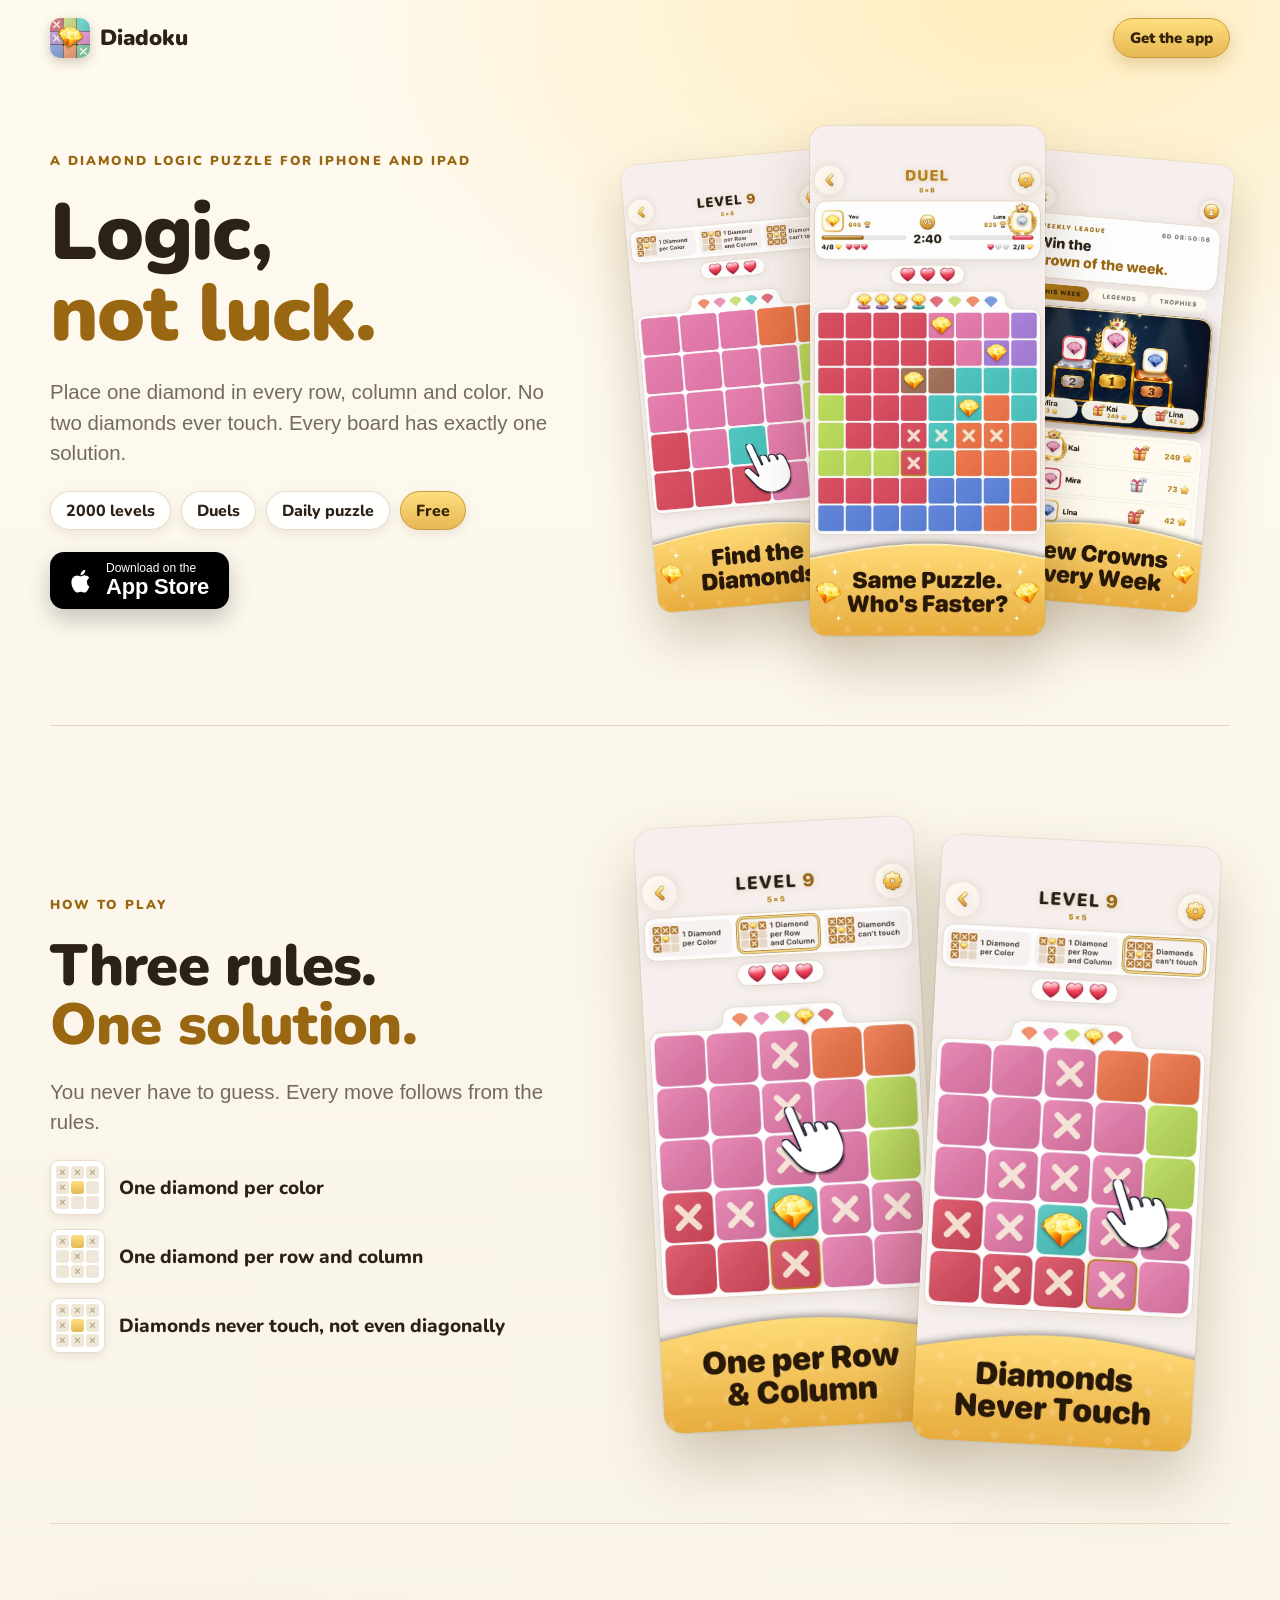
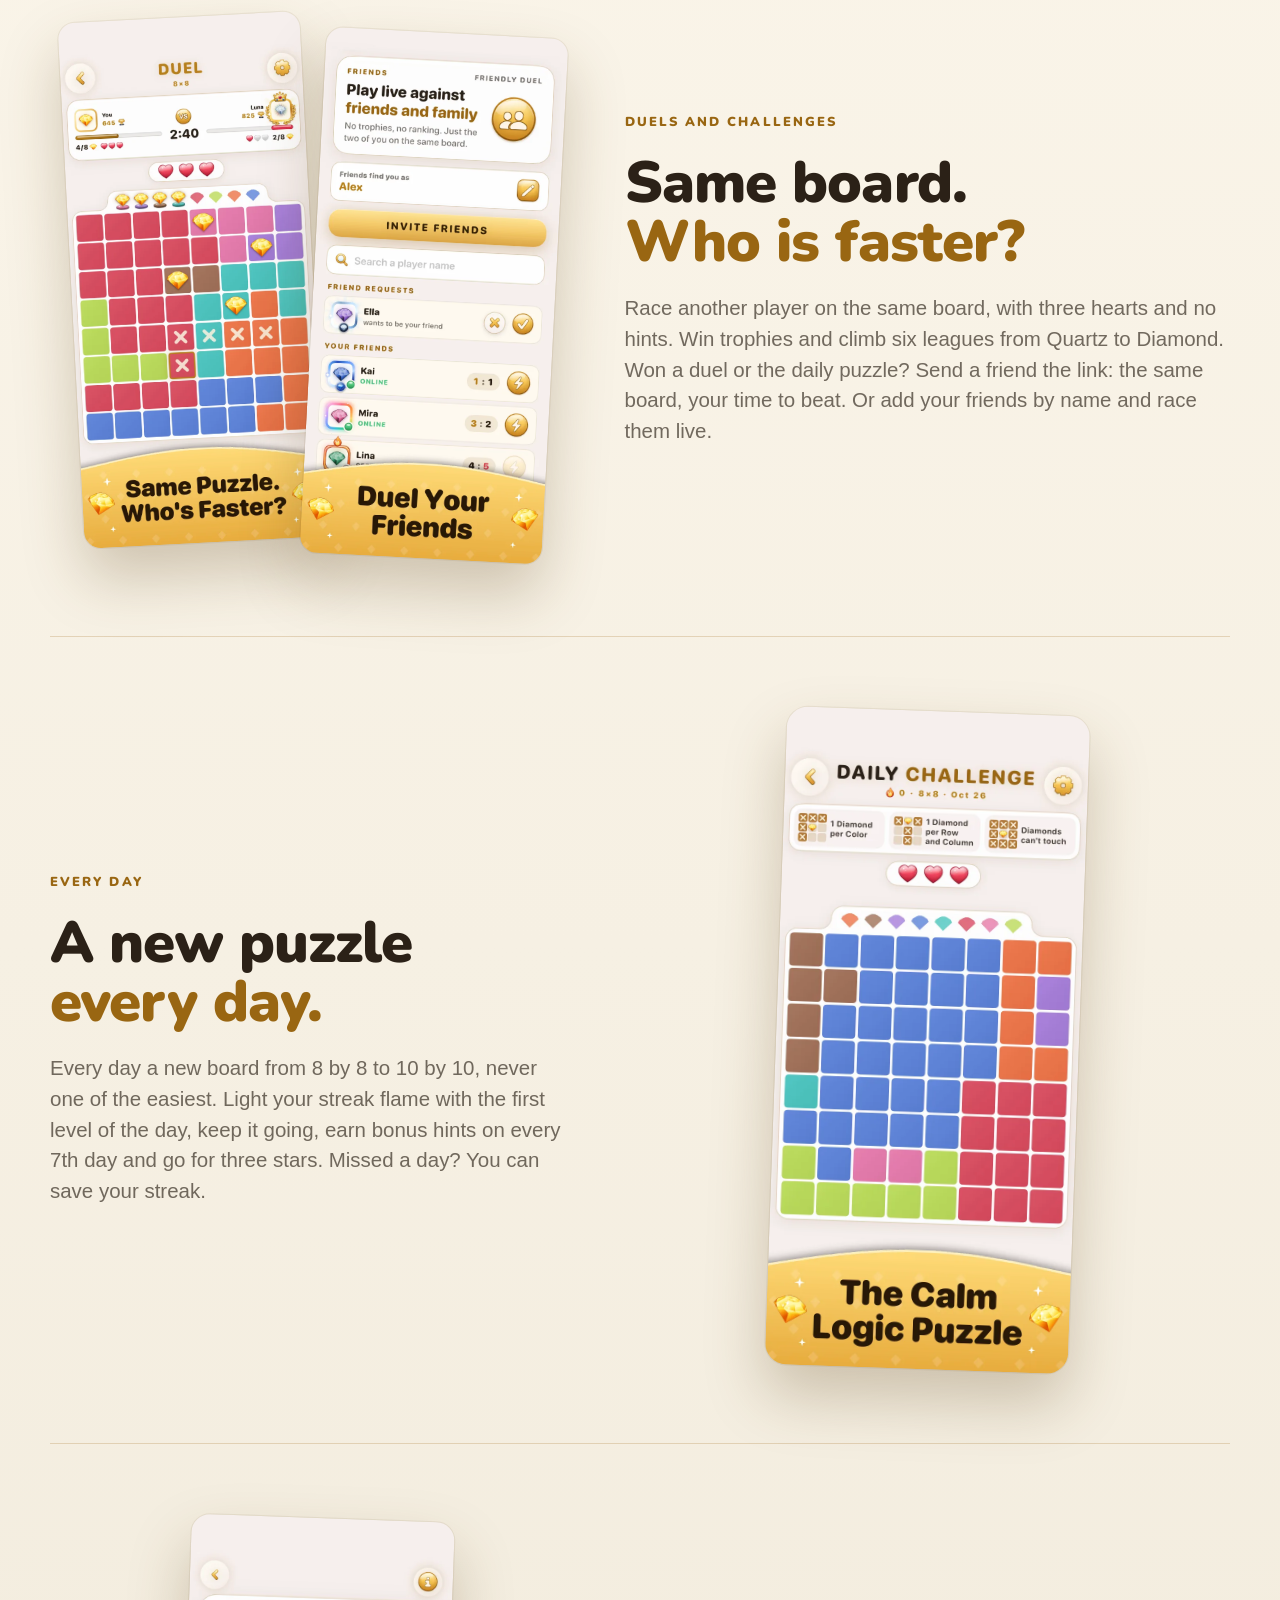
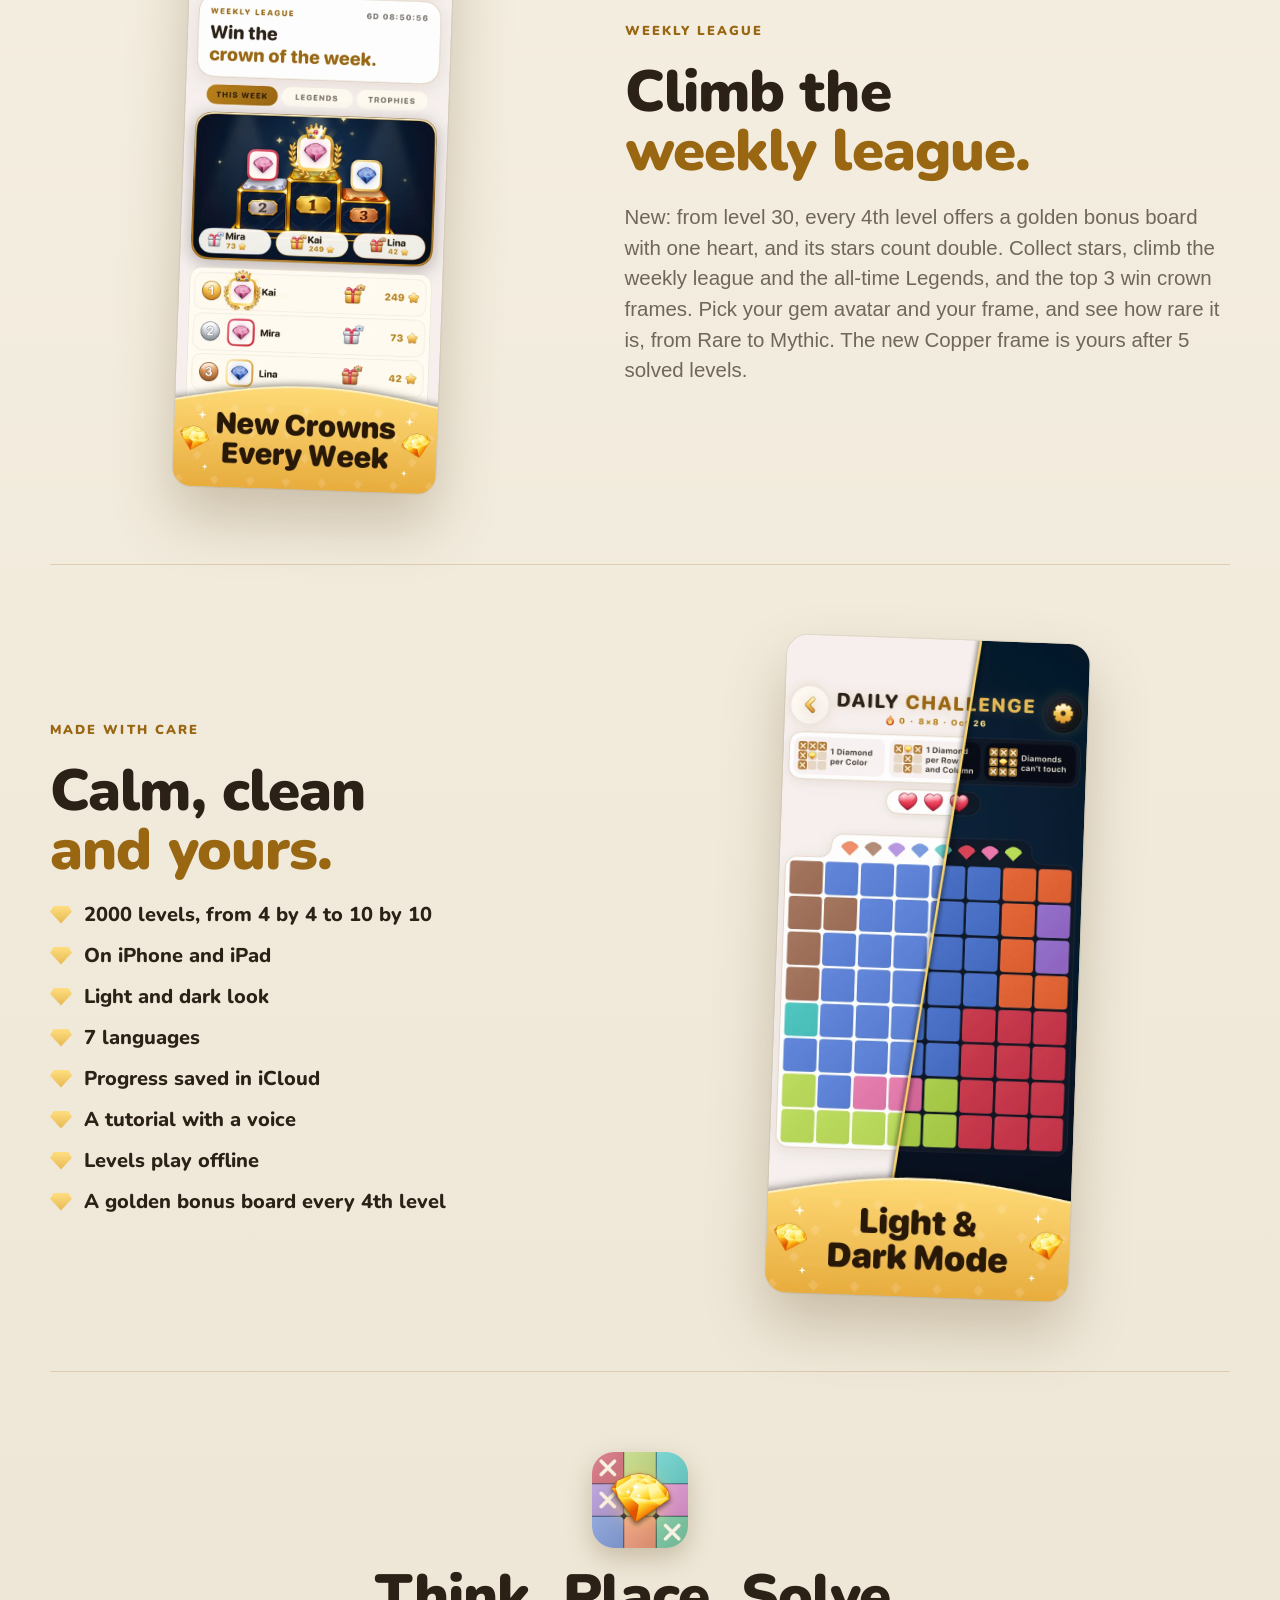
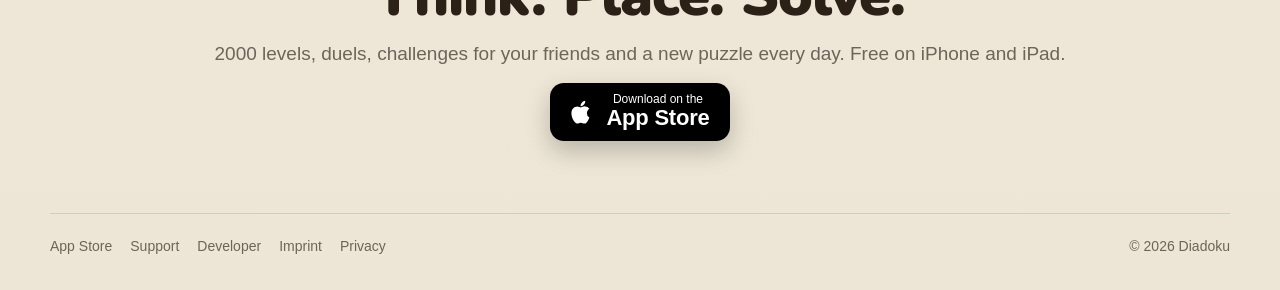
<file: index.html>
<!doctype html>
<html lang="en">
<head>
  <meta charset="utf-8">
  <meta name="viewport" content="width=device-width, initial-scale=1">
  <meta name="theme-color" content="#fffaf0">
  <title>Diadoku: Logic, not luck</title>
  <meta name="description" content="A calm logic puzzle for iPhone and iPad. Place one diamond in every row, column and color, and no two diamonds may touch. Every board has exactly one solution. 2000 levels, duels against other players, challenges for friends by link, a daily puzzle and a weekly star league, free.">
  <link rel="canonical" href="https://diadoku.com/">
  <meta property="og:type" content="website">
  <meta property="og:title" content="Diadoku: Logic, not luck">
  <meta property="og:description" content="Place one diamond in every row, column and color. Every board has exactly one solution. 2000 levels, duels and challenges for your friends, free on iPhone and iPad.">
  <meta property="og:url" content="https://diadoku.com/">
  <meta property="og:image" content="https://diadoku.com/assets/og.jpg?v=16">
  <meta property="og:image:width" content="1270">
  <meta property="og:image:height" content="760">
  <meta name="twitter:card" content="summary_large_image">
  <link rel="icon" href="/favicon.ico" sizes="any">
  <link rel="icon" type="image/png" sizes="32x32" href="assets/favicon-32.png">
  <link rel="icon" type="image/png" sizes="16x16" href="assets/favicon-16.png">
  <link rel="apple-touch-icon" href="assets/apple-touch-icon.png">
  <link rel="stylesheet" href="styles.css?v=3">
</head>
<body>
  <header class="top">
    <a class="brand" href="#top" aria-label="Diadoku, back to top">
      <img src="assets/icon-256.png" width="40" height="40" alt="">
      <span>Diadoku</span>
    </a>
    <a class="pill-link" href="https://apps.apple.com/app/apple-store/id6808338155?pt=129407361&amp;ct=website&amp;mt=8" target="_blank" rel="noopener noreferrer">Get the app</a>
  </header>

  <main id="top">
    <!-- Hero: the thesis and three store images, like the first gallery slide -->
    <section class="hero">
      <div class="copy">
        <p class="eyebrow">A diamond logic puzzle for iPhone and iPad</p>
        <h1>Logic, <em>not luck.</em></h1>
        <p class="lead">Place one diamond in every row, column and color. No two diamonds ever touch. Every board has exactly one solution.</p>
        <ul class="chips" aria-label="Highlights">
          <li>2000 levels</li>
          <li>Duels</li>
          <li>Daily puzzle</li>
          <li class="gold">Free</li>
        </ul>
        <a class="store-badge" href="https://apps.apple.com/app/apple-store/id6808338155?pt=129407361&amp;ct=website&amp;mt=8" target="_blank" rel="noopener noreferrer">
          <svg viewBox="0 0 24 24" aria-hidden="true"><path d="M16.7 12.8c0-2.3 1.9-3.4 2-3.5a4.3 4.3 0 0 0-3.4-1.8c-1.4-.1-2.7.8-3.4.8-.7 0-1.8-.8-3-.8a4.5 4.5 0 0 0-3.8 2.3c-1.6 2.8-.4 6.9 1.1 9.2.8 1.1 1.6 2.3 2.7 2.2 1.1 0 1.5-.7 2.9-.7s1.8.7 3 .7 2-1.1 2.7-2.3a10 10 0 0 0 1.2-2.5 4 4 0 0 1-2-3.6ZM14.4 6a4.2 4.2 0 0 0 1-3 4.3 4.3 0 0 0-2.8 1.5 4 4 0 0 0-1 2.9 3.6 3.6 0 0 0 2.8-1.4Z"/></svg>
          <span><small>Download on the</small><strong>App Store</strong></span>
        </a>
      </div>
      <div class="shots fan" aria-hidden="true">
        <img src="assets/store/06-find-the-diamonds.webp?v=16" width="660" height="1434" alt="">
        <img src="assets/store/01-same-puzzle.webp?v=16" width="660" height="1434" alt="">
        <img src="assets/store/02-crowns-every-week.webp?v=16" width="660" height="1434" alt="">
      </div>
    </section>

    <section class="feature" aria-labelledby="rules-title">
      <div class="copy">
        <p class="eyebrow">How to play</p>
        <h2 id="rules-title">Three rules. <em>One solution.</em></h2>
        <p class="lead">You never have to guess. Every move follows from the rules.</p>
        <ul class="rules">
          <li><span class="mini" aria-hidden="true"><i>×</i><i>×</i><i>×</i><i>×</i><i class="g"></i><i></i><i>×</i><i></i><i></i></span>One diamond per color</li>
          <li><span class="mini" aria-hidden="true"><i>×</i><i class="g"></i><i>×</i><i></i><i>×</i><i></i><i></i><i>×</i><i></i></span>One diamond per row and column</li>
          <li><span class="mini" aria-hidden="true"><i>×</i><i>×</i><i>×</i><i>×</i><i class="g"></i><i>×</i><i>×</i><i>×</i><i>×</i></span>Diamonds never touch, not even diagonally</li>
        </ul>
      </div>
      <div class="shots pair">
        <img src="assets/store/02-row-and-column.webp?v=15" width="660" height="1434" loading="lazy" alt="A level with X marks showing one diamond per row and column">
        <img src="assets/store/03-never-touch.webp?v=15" width="660" height="1434" loading="lazy" alt="The cells around a diamond are marked because diamonds never touch">
      </div>
    </section>

    <section class="feature feature--flip" aria-labelledby="duel-title">
      <div class="copy">
        <p class="eyebrow">Duels and challenges</p>
        <h2 id="duel-title">Same board. <em>Who is faster?</em></h2>
        <p class="lead">Race another player on the same board, with three hearts and no hints. Win trophies and climb six leagues from Quartz to Diamond. Won a duel or the daily puzzle? Send a friend the link: the same board, your time to beat. Or add your friends by name and race them live.</p>
      </div>
      <div class="shots pair">
        <img src="assets/store/01-same-puzzle.webp?v=16" width="660" height="1434" loading="lazy" alt="A duel: you and your opponent race on the same board">
        <img src="assets/store/03-duel-your-friends.webp?v=16" width="660" height="1434" loading="lazy" alt="The friends screen: invite friends and play them live">
      </div>
    </section>

    <section class="feature" aria-labelledby="daily-title">
      <div class="copy">
        <p class="eyebrow">Every day</p>
        <h2 id="daily-title">A new puzzle <em>every day.</em></h2>
        <p class="lead">Every day a new board from 8 by 8 to 10 by 10, never one of the easiest. Light your streak flame with the first level of the day, keep it going, earn bonus hints on every 7th day and go for three stars. Missed a day? You can save your streak.</p>
      </div>
      <div class="shots single">
        <img src="assets/store/04-calm-logic-puzzle.webp?v=16" width="660" height="1434" loading="lazy" alt="The daily challenge">
      </div>
    </section>

    <section class="feature feature--flip" aria-labelledby="league-title">
      <div class="copy">
        <p class="eyebrow">Weekly league</p>
        <h2 id="league-title">Climb the <em>weekly league.</em></h2>
        <p class="lead">New: from level 30, every 4th level offers a golden bonus board with one heart, and its stars count double. Collect stars, climb the weekly league and the all-time Legends, and the top 3 win crown frames. Pick your gem avatar and your frame, and see how rare it is, from Rare to Mythic. The new Copper frame is yours after 5 solved levels.</p>
      </div>
      <div class="shots single">
        <img src="assets/store/02-crowns-every-week.webp?v=16" width="660" height="1434" loading="lazy" alt="The weekly leaderboard with a podium for the top 3">
      </div>
    </section>

    <section class="feature" aria-labelledby="calm-title">
      <div class="copy">
        <p class="eyebrow">Made with care</p>
        <h2 id="calm-title">Calm, clean <em>and yours.</em></h2>
        <ul class="ticks">
          <li>2000 levels, from 4 by 4 to 10 by 10</li>
          <li>On iPhone and iPad</li>
          <li>Light and dark look</li>
          <li>7 languages</li>
          <li>Progress saved in iCloud</li>
          <li>A tutorial with a voice</li>
          <li>Levels play offline</li>
          <li>A golden bonus board every 4th level</li>
        </ul>
      </div>
      <div class="shots single">
        <img src="assets/store/07-light-and-dark.webp?v=16" width="660" height="1434" loading="lazy" alt="The same daily challenge in the light and in the dark look">
      </div>
    </section>

    <section class="final" aria-labelledby="final-title">
      <img src="assets/icon-256.png" width="96" height="96" alt="">
      <h2 id="final-title">Think. Place. Solve.</h2>
      <p>2000 levels, duels, challenges for your friends and a new puzzle every day. Free on iPhone and iPad.</p>
      <a class="store-badge" href="https://apps.apple.com/app/apple-store/id6808338155?pt=129407361&amp;ct=website&amp;mt=8" target="_blank" rel="noopener noreferrer">
        <svg viewBox="0 0 24 24" aria-hidden="true"><path d="M16.7 12.8c0-2.3 1.9-3.4 2-3.5a4.3 4.3 0 0 0-3.4-1.8c-1.4-.1-2.7.8-3.4.8-.7 0-1.8-.8-3-.8a4.5 4.5 0 0 0-3.8 2.3c-1.6 2.8-.4 6.9 1.1 9.2.8 1.1 1.6 2.3 2.7 2.2 1.1 0 1.5-.7 2.9-.7s1.8.7 3 .7 2-1.1 2.7-2.3a10 10 0 0 0 1.2-2.5 4 4 0 0 1-2-3.6ZM14.4 6a4.2 4.2 0 0 0 1-3 4.3 4.3 0 0 0-2.8 1.5 4 4 0 0 0-1 2.9 3.6 3.6 0 0 0 2.8-1.4Z"/></svg>
        <span><small>Download on the</small><strong>App Store</strong></span>
      </a>
    </section>
  </main>

  <footer class="site-footer">
    <nav class="footer-links" aria-label="Footer">
      <a href="https://apps.apple.com/app/apple-store/id6808338155?pt=129407361&amp;ct=website&amp;mt=8" target="_blank" rel="noopener noreferrer">App Store</a>
      <a href="https://ogulcan-serbest.github.io/diadoku-support/">Support</a>
      <a href="https://www.ogulcanserbest.com/" target="_blank" rel="noopener noreferrer">Developer</a>
      <a href="https://www.ogulcanserbest.com/imprint.html">Imprint</a>
      <a href="https://www.ogulcanserbest.com/privacy.html">Privacy</a>
    </nav>
    <p>© <span id="year">2026</span> Diadoku</p>
  </footer>

  <script>
    document.getElementById("year").textContent = new Date().getFullYear();
  </script>
</body>
</html>
</file>
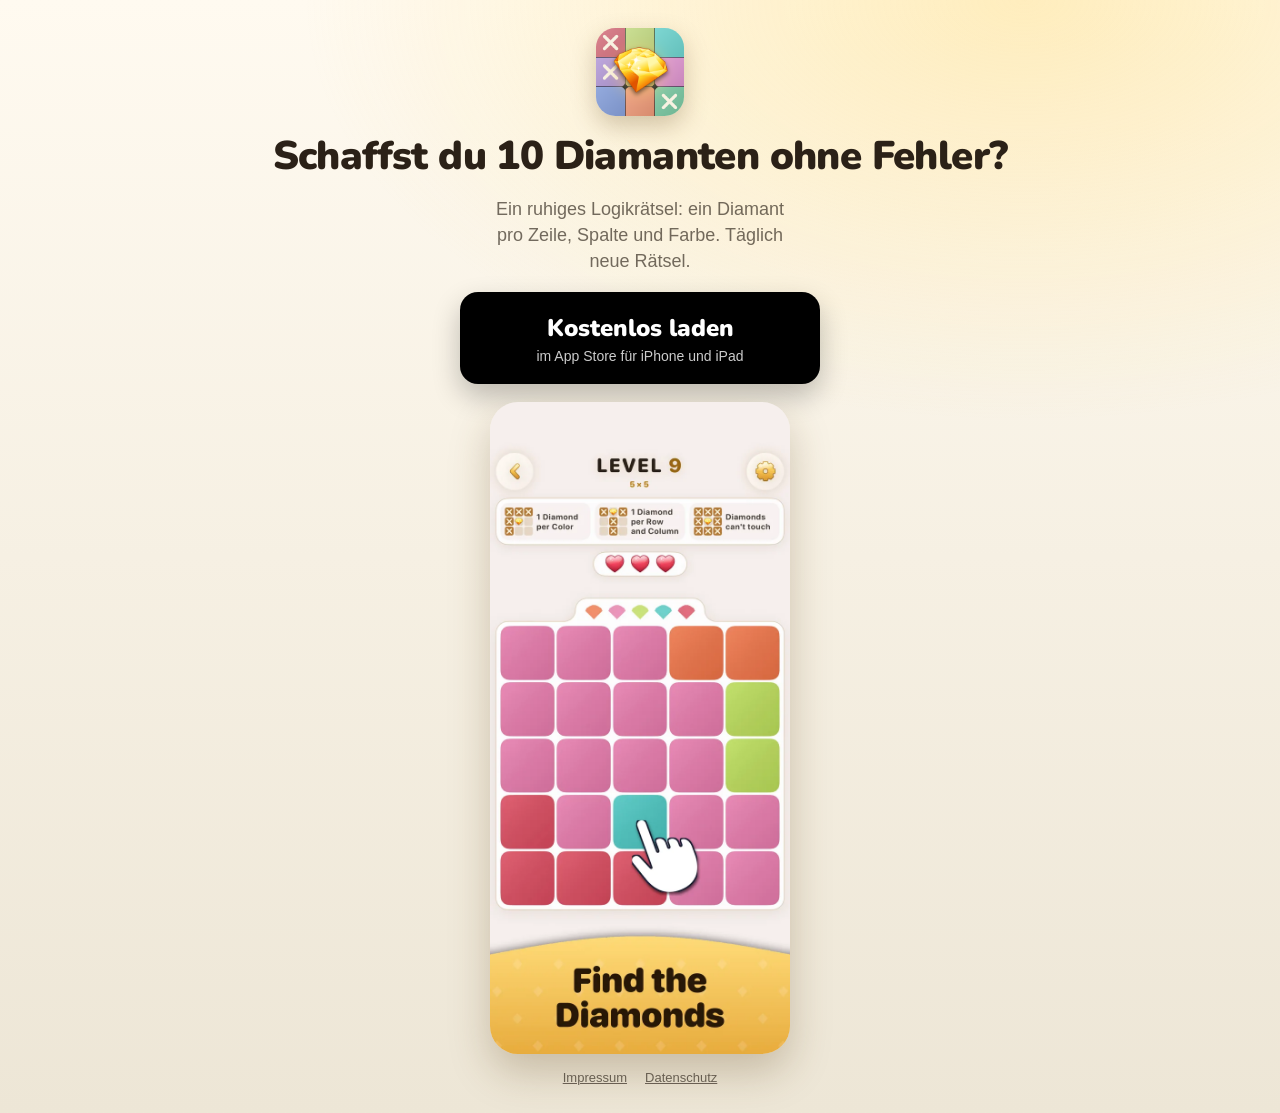
<file: fb/index.html>
<!doctype html>
<html lang="de">
<head>
  <meta charset="utf-8">
  <meta name="viewport" content="width=device-width, initial-scale=1">
  <meta name="theme-color" content="#fffaf0">
  <meta name="robots" content="noindex, nofollow">
  <title>Diadoku: Logikrätsel für jeden Tag</title>
  <meta name="description" content="Ein ruhiges Logikrätsel für iPhone und iPad: ein Diamant pro Zeile, Spalte und Farbe. Kostenlos im App Store.">
  <link rel="icon" href="/favicon.ico" sizes="any">
  <link rel="apple-touch-icon" href="/assets/apple-touch-icon.png">
  <link rel="stylesheet" href="/styles.css?v=3">
  <style>
    .landing {
      display: flex; flex-direction: column; align-items: center; gap: 18px;
      min-height: 100svh; padding: 28px 20px 16px; text-align: center; text-decoration: none;
    }
    .landing .icon { border-radius: 22%; box-shadow: 0 10px 24px var(--shadow); }
    .landing h1 { margin: 0; font-family: var(--rounded); font-weight: 900; font-size: clamp(28px, 8vw, 40px); line-height: 1.1; }
    .landing .lead { margin: 0; max-width: 30ch; font-size: 18px; line-height: 1.45; color: var(--muted); }
    .landing .cta {
      display: block; width: min(100%, 360px); padding: 20px 24px; border-radius: 18px;
      background: #000; color: #fff; font-family: var(--rounded); font-weight: 900; font-size: 24px;
      box-shadow: 0 12px 28px rgb(0 0 0 / 24%);
    }
    .landing .cta small { display: block; margin-top: 4px; font-family: var(--sans); font-weight: 500; font-size: 14px; opacity: .8; }
    .landing .shot { width: min(72%, 300px); height: auto; border-radius: 28px; box-shadow: 0 18px 40px var(--shadow); }
    .landing-footer { display: flex; justify-content: center; gap: 18px; padding: 0 20px 28px; font-size: 13px; color: var(--muted); }
  </style>
</head>
<body>
  <a class="landing" href="https://apps.apple.com/app/apple-store/id6808338155?pt=129407361&amp;ct=fb-ads&amp;mt=8">
    <img class="icon" src="/assets/icon-256.png" width="88" height="88" alt="Diadoku">
    <h1>Schaffst du 10 Diamanten ohne Fehler?</h1>
    <p class="lead">Ein ruhiges Logikrätsel: ein Diamant pro Zeile, Spalte und Farbe. Täglich neue Rätsel.</p>
    <span class="cta">Kostenlos laden<small>im App Store für iPhone und iPad</small></span>
    <img class="shot" src="/assets/store/01-find-the-diamonds.webp?v=15" width="660" height="1434" alt="">
  </a>
  <footer class="landing-footer">
    <a href="https://www.ogulcanserbest.com/imprint.html">Impressum</a>
    <a href="https://www.ogulcanserbest.com/privacy.html">Datenschutz</a>
  </footer>
</body>
</html>
</file>
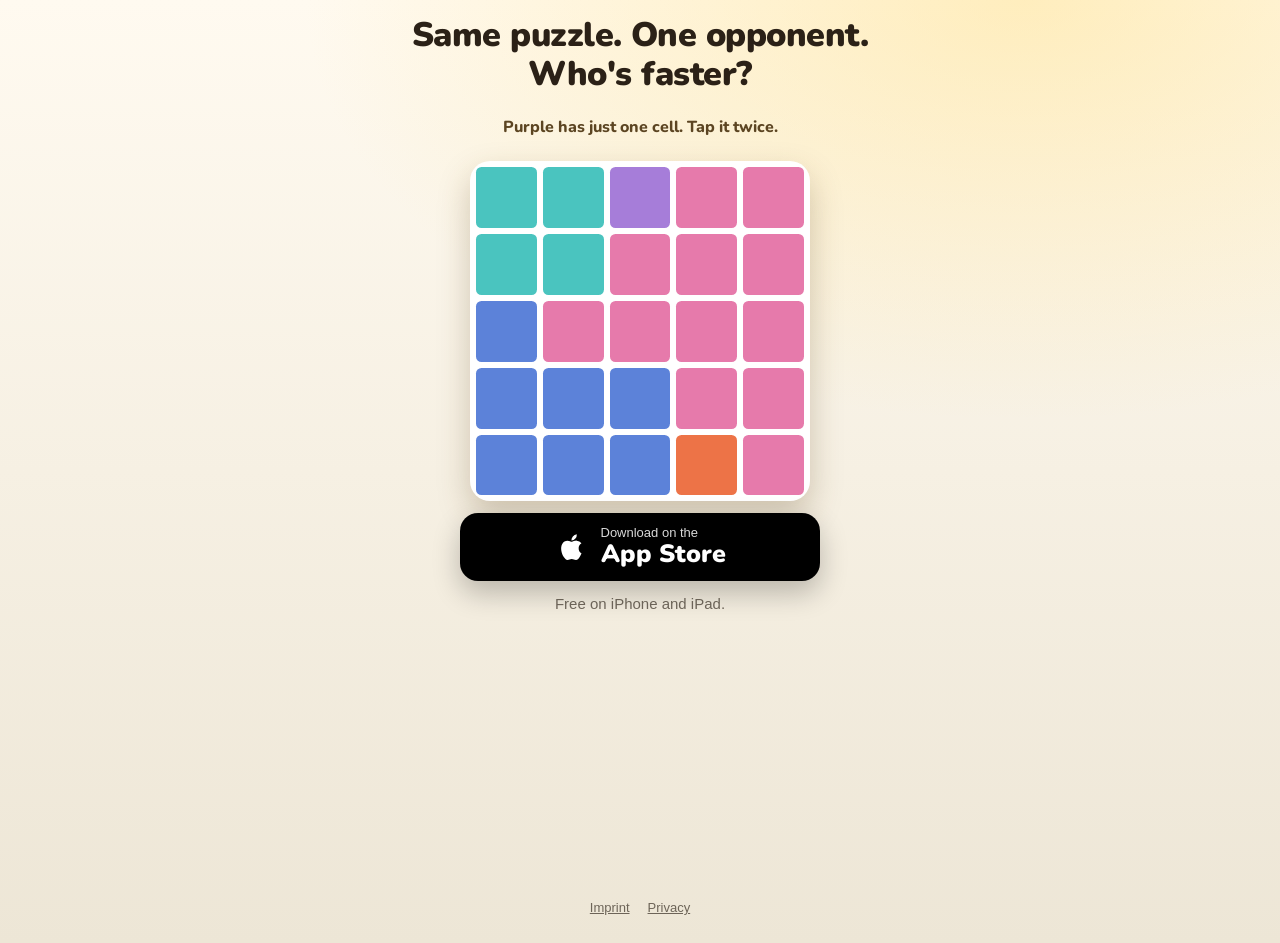
<file: play/index.html>
<!doctype html>
<html lang="en">
<head>
  <meta charset="utf-8">
  <meta name="viewport" content="width=device-width, initial-scale=1">
  <meta name="theme-color" content="#fffaf0">
  <meta name="robots" content="noindex, nofollow">
  <title>Diadoku: Same puzzle. Who's faster?</title>
  <meta name="description" content="Race an opponent on the same logic puzzle. One diamond per row, column and color. Free on iPhone and iPad.">
  <link rel="icon" href="/favicon.ico" sizes="any">
  <link rel="apple-touch-icon" href="/assets/apple-touch-icon.png">
  <link rel="preload" as="image" href="/assets/play/gem.webp">
  <link rel="stylesheet" href="/styles.css?v=3">
  <style>
    .landing {
      display: flex; flex-direction: column; align-items: center; gap: 12px;
      min-height: 100svh; padding: 16px 20px 16px; text-align: center;
    }
    .landing h1 { margin: 0; font-family: var(--rounded); font-weight: 900; font-size: clamp(22px, 6.2vw, 34px); line-height: 1.15; }
    .tip {
      display: flex; align-items: center; justify-content: center; margin: 0; max-width: 34ch; min-height: 2.7em;
      font-family: var(--rounded); font-weight: 700; font-size: 16px; line-height: 1.3; color: #5c4522;
    }
    .tip.wrong { color: #b5322f; }
    .tip.done { color: #8a5f16; }
    .board {
      --gap: clamp(4px, 1.3vw, 6px);
      display: grid; grid-template-columns: repeat(5, 1fr); gap: var(--gap);
      width: min(84vw, 340px, 46svh); aspect-ratio: 1; padding: var(--gap); box-sizing: border-box;
      background: #fff; border-radius: 20px; box-shadow: 0 14px 32px var(--shadow);
      touch-action: manipulation; user-select: none; -webkit-user-select: none; -webkit-touch-callout: none;
    }
    .cell {
      position: relative; appearance: none; margin: 0; padding: 0; border: 0; border-radius: 9%; cursor: pointer;
      background: var(--c); touch-action: manipulation; -webkit-tap-highlight-color: transparent; transition: filter .12s ease;
    }
    .cell:focus-visible { outline: 3px solid #2b2117; outline-offset: 1px; }
    .cell svg, .cell img { position: absolute; inset: 0; width: 100%; height: 100%; pointer-events: none; }
    .cell svg { opacity: 0; transform: scale(.7); transition: opacity .14s ease, transform .14s ease; }
    .cell.x svg { opacity: .92; transform: none; }
    .cell img { inset: 9%; width: 82%; height: 82%; object-fit: contain; filter: drop-shadow(0 2px 3px rgb(80 50 0 / 35%)); animation: land .28s cubic-bezier(.2, 1.5, .4, 1); }
    .cell.glow { animation: glow 1.2s ease-in-out infinite; z-index: 1; }
    .cell.shake { animation: shake .32s ease; }
    .board.solved .cell img { animation: shine .7s ease calc(var(--i) * 90ms); }
    @keyframes land { from { transform: scale(.3); opacity: 0; } }
    @keyframes glow { 50% { box-shadow: 0 0 0 4px #ffd466, 0 0 18px 6px rgb(255 200 80 / 75%); } }
    @keyframes shake { 25% { transform: translateX(-5px); } 75% { transform: translateX(5px); } }
    @keyframes shine { 50% { transform: scale(1.22); filter: brightness(1.25) drop-shadow(0 0 8px rgb(255 214 110 / 90%)); } }
    .landing .clip { display: block; width: min(72%, 280px); height: auto; border-radius: 22px; box-shadow: 0 14px 32px var(--shadow); }
    .cta {
      display: flex; align-items: center; justify-content: center; gap: 12px; width: min(100%, 360px); box-sizing: border-box; padding: 13px 24px; border-radius: 18px;
      background: #000; color: #fff; text-decoration: none; box-shadow: 0 12px 28px rgb(0 0 0 / 24%);
    }
    .cta svg { width: 34px; height: 34px; fill: #fff; flex: none; }
    .cta span { display: flex; flex-direction: column; align-items: flex-start; line-height: 1.1; }
    .cta small { font-family: var(--sans); font-weight: 500; font-size: 13px; opacity: .85; }
    .cta strong { font-family: var(--rounded); font-weight: 900; font-size: 25px; }
    .cta.ready { animation: ready 1.4s ease-in-out infinite; }
    @keyframes ready { 50% { transform: scale(1.035); box-shadow: 0 14px 34px rgb(0 0 0 / 34%), 0 0 0 4px #ffd466; } }
    .lead { margin: 0; font-size: 15px; line-height: 1.4; color: var(--muted); }
    .landing-footer { display: flex; justify-content: center; gap: 18px; padding: 0 20px 28px; font-size: 13px; color: var(--muted); }
    @media (prefers-reduced-motion: reduce) {
      .cell, .cell svg, .cell img, .cell.glow, .cell.shake, .board.solved .cell img, .cta.ready { animation: none; transition: none; }
      .cell.glow { box-shadow: 0 0 0 4px #ffd466; }
    }
  </style>
</head>
<body>
  <main class="landing">
    <h1>Same puzzle. One opponent.<br>Who's faster?</h1>
    <p class="tip" id="tip" role="status" aria-live="polite">Purple has just one cell. Tap it twice.</p>
    <div class="board" id="board" role="group" aria-label="A small Diadoku board to try"></div>
    <noscript><img class="clip" src="/assets/play/duel-loop.webp" width="560" height="784" alt="A duel on the same board, won at the last diamond"></noscript>
    <a class="cta" href="https://apps.apple.com/app/apple-store/id6808338155?pt=129407361&amp;ct=fb-ads-en&amp;mt=8">
      <svg viewBox="0 0 24 24" aria-hidden="true"><path d="M16.7 12.8c0-2.3 1.9-3.4 2-3.5a4.3 4.3 0 0 0-3.4-1.8c-1.4-.1-2.7.8-3.4.8-.7 0-1.8-.8-3-.8a4.5 4.5 0 0 0-3.8 2.3c-1.6 2.8-.4 6.9 1.1 9.2.8 1.1 1.6 2.3 2.7 2.2 1.1 0 1.5-.7 2.9-.7s1.8.7 3 .7 2-1.1 2.7-2.3a10 10 0 0 0 1.2-2.5 4 4 0 0 1-2-3.6ZM14.4 6a4.2 4.2 0 0 0 1-3 4.3 4.3 0 0 0-2.8 1.5 4 4 0 0 0-1 2.9 3.6 3.6 0 0 0 2.8-1.4Z"/></svg>
      <span><small>Download on the</small><strong>App Store</strong></span>
    </a>
    <p class="lead">Free on iPhone and iPad.</p>
  </main>
  <footer class="landing-footer">
    <a href="https://www.ogulcanserbest.com/imprint.html">Imprint</a>
    <a href="https://www.ogulcanserbest.com/privacy.html">Privacy</a>
  </footer>
  <script>
    // Pass the ad group's ct (e.g. ?ct=fb-ads-en-b) on to the App Store link; anything else keeps fb-ads-en.
    (function () {
      var ct = new URLSearchParams(location.search).get('ct');
      if (!ct || !/^fb-ads-en(-[a-z0-9]{1,12})?$/.test(ct)) return;
      var link = document.querySelector('.cta');
      link.href = link.href.replace('ct=fb-ads-en', 'ct=' + ct);
    })();

    // A real 5x5 board of the game with exactly one solution, every step of it forced once the X marks are in.
    // Like in the app one tap marks an X and two quick taps place a diamond. Nothing is stored or sent.
    (function () {
      var REGIONS = [
        [1, 1, 0, 2, 2],
        [1, 1, 2, 2, 2],
        [3, 2, 2, 2, 2],
        [3, 3, 3, 2, 2],
        [3, 3, 3, 4, 2]
      ];
      var SOLUTION = [2, 0, 4, 1, 3];        // the column of the diamond in each row
      var COLORS = ['#a67dd9', '#4ac4bf', '#e67aab', '#5c82d9', '#ed7347'];
      var NAMES = ['purple', 'teal', 'pink', 'blue', 'orange'];
      var ORDER = [[0, 2], [4, 3], [1, 0], [3, 1], [2, 4]];   // the order a player finds them in, for the hint
      var DOUBLE_TAP = 350, HINT_AFTER = 6000;

      var board = document.getElementById('board');
      var tip = document.getElementById('tip');
      var cells = [], lastTap = {}, placed = 0, started = 0, hintTimer = 0, tapTimer = 0;
      var X = '<svg viewBox="0 0 100 100" aria-hidden="true"><path d="M30 30 70 70M70 30 30 70" stroke="#fff" stroke-width="10" stroke-linecap="round"/></svg>';

      function cell(r, c) { return cells[r][c]; }
      function isDiamond(el) { return el.classList.contains('gem'); }

      function say(text, kind) {
        tip.textContent = text;
        tip.className = 'tip' + (kind ? ' ' + kind : '');
      }

      function describe(r, c) {
        var el = cell(r, c);
        var state = isDiamond(el) ? 'diamond' : el.classList.contains('x') ? 'marked with an X' : 'empty';
        el.setAttribute('aria-label', 'Row ' + (r + 1) + ', column ' + (c + 1) + ', ' + NAMES[REGIONS[r][c]] + ', ' + state);
      }

      function setX(r, c, on) {
        var el = cell(r, c);
        if (isDiamond(el)) return;
        el.classList.toggle('x', on);
        describe(r, c);
      }

      function clearHint() {
        clearTimeout(hintTimer);
        board.querySelectorAll('.glow').forEach(function (e) { e.classList.remove('glow'); });
      }

      function nextTarget() {
        for (var i = 0; i < ORDER.length; i++) {
          if (!isDiamond(cell(ORDER[i][0], ORDER[i][1]))) return ORDER[i];
        }
        return null;
      }

      function showHint() {
        var t = nextTarget();
        if (t) cell(t[0], t[1]).classList.add('glow');
      }

      function hintLater() {
        clearHint();
        hintTimer = setTimeout(showHint, HINT_AFTER);
      }

      function placeGem(r, c) {
        var el = cell(r, c);
        el.classList.remove('x', 'glow');
        el.classList.add('gem');
        el.style.setProperty('--i', placed);
        var img = new Image();
        img.src = '/assets/play/gem.webp';
        img.alt = '';
        el.appendChild(img);
        describe(r, c);
        // rule out its row, its column, its color and every cell around it
        for (var a = 0; a < 5; a++) {
          for (var b = 0; b < 5; b++) {
            var same = a === r || b === c || REGIONS[a][b] === REGIONS[r][c];
            var near = Math.abs(a - r) <= 1 && Math.abs(b - c) <= 1;
            if ((same || near) && !(a === r && b === c)) setX(a, b, true);
          }
        }
        placed++;
      }

      function finish() {
        clearHint();
        board.classList.add('solved');
        var s = Math.max(1, Math.round((Date.now() - started) / 1000));
        var time = Math.floor(s / 60) + ':' + String(s % 60).padStart(2, '0');
        say('Solved in ' + time + '! Now race someone on the same board.', 'done');
        document.querySelector('.cta').classList.add('ready');
      }

      function onDiamond(r, c) {
        var el = cell(r, c);
        if (SOLUTION[r] !== c) {
          setX(r, c, true);
          el.classList.remove('shake');
          void el.offsetWidth;
          el.classList.add('shake');
          say('Not there. Look for a color with one free cell.', 'wrong');
          clearHint();
          showHint();
          return;
        }
        placeGem(r, c);
        if (placed === 5) return finish();
        if (placed === 1 && !isDiamond(cell(4, 3))) say('Its row, column and neighbors are out. Orange has one cell too.');
        else if (placed === 4) say('One more.');
        else say('One diamond per row, column and color. Keep going.');
        hintLater();
      }

      function onTap(r, c) {
        var el = cell(r, c);
        if (isDiamond(el) || placed === 5) return;
        if (!started) started = Date.now();
        var key = r * 5 + c, now = Date.now();
        clearTimeout(tapTimer);
        if (lastTap[key] && now - lastTap[key] < DOUBLE_TAP) {
          lastTap[key] = 0;
          el.classList.remove('x');
          onDiamond(r, c);
          return;
        }
        lastTap[key] = now;
        setX(r, c, !el.classList.contains('x'));
        if (placed === 0) {
          tapTimer = setTimeout(function () {
            if (placed === 0 && el.classList.contains('x')) say('Tap twice, quickly. One tap only marks an X.');
          }, DOUBLE_TAP + 30);
        } else {
          hintLater();
        }
      }

      for (var r = 0; r < 5; r++) {
        cells.push([]);
        for (var c = 0; c < 5; c++) {
          var b = document.createElement('button');
          b.type = 'button';
          b.className = 'cell';
          b.style.setProperty('--c', COLORS[REGIONS[r][c]]);
          b.innerHTML = X;
          b.addEventListener('click', onTap.bind(null, r, c));
          board.appendChild(b);
          cells[r].push(b);
          describe(r, c);
        }
      }
      showHint();
    })();
  </script>
</body>
</html>
</file>
<file: styles.css>
/* Nunito stands in for SF Rounded where the system font is not available */
@font-face {
  font-family: "Nunito";
  src: url("assets/fonts/nunito-latin-800-normal.woff2") format("woff2");
  font-weight: 800;
  font-display: swap;
}
@font-face {
  font-family: "Nunito";
  src: url("assets/fonts/nunito-latin-900-normal.woff2") format("woff2");
  font-weight: 900;
  font-display: swap;
}

/* The light look of the store images and the Product Hunt gallery:
   cream ground, gold accents, the app's ink color (DiadokuTheme, light). */
:root {
  color-scheme: light;
  --cream: #fffaf0;
  --sand: #ede6d6;
  --ink: #2b2117;
  --muted: rgb(43 33 23 / 66%);
  --gold: #996612;
  --gold-soft: #e6b852;
  --gold-light: #ffde80;
  --on-gold: #332105;
  --edge: rgb(153 102 18 / 22%);
  --shadow: rgb(89 61 20 / 26%);
  --rounded: ui-rounded, "SF Pro Rounded", "Nunito", system-ui, sans-serif;
  --sans: -apple-system, BlinkMacSystemFont, "SF Pro Text", "Segoe UI", Roboto, sans-serif;
}

* { box-sizing: border-box; }
html { min-width: 320px; background: var(--sand); overflow-x: hidden; scroll-behavior: smooth; }
body {
  margin: 0;
  overflow-x: hidden;
  overflow-x: clip;
  color: var(--ink);
  font-family: var(--sans);
  -webkit-font-smoothing: antialiased;
  background:
    radial-gradient(1200px 700px at 80% 0%, rgb(255 222 128 / 45%), transparent 60%),
    linear-gradient(180deg, var(--cream) 0%, var(--sand) 100%);
}
a { color: inherit; }
img { max-width: 100%; }
a:focus-visible { outline: 3px solid var(--gold-soft); outline-offset: 3px; border-radius: 8px; }

/* ---------- Header ---------- */
.top {
  width: min(1180px, calc(100% - 32px));
  margin: 0 auto;
  padding: 18px 0;
  display: flex;
  align-items: center;
  justify-content: space-between;
  gap: 16px;
}
.brand { display: flex; align-items: center; gap: 10px; text-decoration: none; }
.brand img { width: 40px; height: 40px; border-radius: 10px; box-shadow: 0 4px 12px var(--shadow); }
.brand span { font-family: var(--rounded); font-weight: 900; font-size: 22px; letter-spacing: -.01em; }
.pill-link {
  font-family: var(--rounded); font-weight: 900; font-size: 15px; text-decoration: none;
  padding: 9px 16px; border-radius: 999px; color: var(--on-gold);
  background: linear-gradient(180deg, var(--gold-light), var(--gold-soft));
  border: 1px solid #c99a3a;
  box-shadow: 0 6px 16px rgb(153 102 18 / 25%);
}

/* ---------- Shared type ---------- */
.eyebrow {
  margin: 0;
  font-family: var(--rounded);
  font-weight: 900;
  font-size: 13px;
  letter-spacing: .16em;
  text-transform: uppercase;
  color: var(--gold);
}
h1, h2 {
  margin: 0;
  font-family: var(--rounded);
  font-weight: 900;
  letter-spacing: -.015em;
  line-height: 1.02;
  text-wrap: balance;
}
h1 { font-size: clamp(46px, 7vw, 80px); }
h2 { font-size: clamp(36px, 4.6vw, 58px); }
h1 em, h2 em { font-style: normal; color: var(--gold); }
.lead {
  margin: 0;
  max-width: 30em;
  font-size: clamp(18px, 1.6vw, 21px);
  line-height: 1.5;
  font-weight: 500;
  color: var(--muted);
}

/* ---------- Sections: text on one side, store images on the other ---------- */
.hero, .feature {
  width: min(1180px, calc(100% - 32px));
  margin: 0 auto;
  display: grid;
  grid-template-columns: minmax(0, 1fr) minmax(0, 1.15fr);
  align-items: center;
  gap: 48px;
}
.hero { min-height: 640px; padding: 24px 0 64px; }
.feature { padding: 72px 0; border-top: 1px solid var(--edge); }
.feature--flip .copy { order: 2; }
.copy { display: flex; flex-direction: column; gap: 22px; min-width: 0; }

.chips { display: flex; flex-wrap: wrap; gap: 10px; margin: 0; padding: 0; list-style: none; }
.chips li {
  font-family: var(--rounded); font-weight: 800; font-size: 16px;
  padding: 8px 15px 7px; border-radius: 999px;
  background: rgb(255 255 255 / 92%);
  border: 1.5px solid var(--edge);
  box-shadow: 0 4px 12px rgb(89 61 20 / 10%);
}
.chips li.gold { background: linear-gradient(180deg, var(--gold-light), var(--gold-soft)); border-color: #c99a3a; color: var(--on-gold); }

/* Rule list with the mini boards of the app's rule cards */
.rules, .ticks { margin: 0; padding: 0; list-style: none; display: grid; gap: 14px; }
.rules li {
  display: flex; align-items: center; gap: 14px;
  font-family: var(--rounded); font-weight: 800; font-size: 19px;
}
.mini {
  flex: none;
  display: grid; grid-template-columns: repeat(3, 13px); gap: 2px;
  padding: 5px; border-radius: 9px;
  background: #fff; border: 1.5px solid var(--edge);
  box-shadow: 0 3px 8px rgb(89 61 20 / 10%);
}
.mini i {
  width: 13px; height: 13px; border-radius: 3px;
  background: #efe8d8; color: #b9a98a;
  font: 900 11px/13px var(--sans); font-style: normal; text-align: center;
}
.mini i.g { background: linear-gradient(180deg, var(--gold-light), var(--gold-soft)); }
.ticks li {
  display: flex; align-items: center; gap: 12px;
  font-family: var(--rounded); font-weight: 800; font-size: 20px;
}
.ticks li::before {
  content: ""; flex: none; width: 22px; height: 18px;
  background: linear-gradient(180deg, var(--gold-light), var(--gold-soft));
  clip-path: polygon(18% 0, 82% 0, 100% 34%, 50% 100%, 0 34%);
}

/* ---------- Store images, placed like the gallery slides ---------- */
.shots { position: relative; width: 100%; }
.shots img {
  position: absolute;
  height: auto;
  aspect-ratio: 660 / 1434;
  border-radius: 7% / 3.2%;
  box-shadow: 0 30px 60px var(--shadow), 0 0 0 1px rgb(89 61 20 / 8%);
  background: var(--cream);
}
/* three images fanned, the middle one on top */
.fan { aspect-ratio: 712 / 660; }
.fan img { width: 38.8%; top: 50%; }
.fan img:nth-child(1) { left: 0;     transform: translateY(-50%) rotate(-5deg) scale(.88); }
.fan img:nth-child(2) { left: 30.6%; transform: translateY(-50%); z-index: 2; animation: float 7s ease-in-out infinite; }
.fan img:nth-child(3) { left: 61.2%; transform: translateY(-50%) rotate(5deg) scale(.88); }
@keyframes float {
  0%, 100% { transform: translateY(-50%); }
  50% { transform: translateY(calc(-50% - 10px)); }
}
/* two images side by side, slightly tilted */
.pair { aspect-ratio: 640 / 690; }
.pair img { width: 46%; top: 50%; }
.pair img:nth-child(1) { left: 4%;  transform: translateY(-50%) rotate(-3deg); }
.pair img:nth-child(2) { left: 50%; transform: translateY(-47%) rotate(3deg); }
/* one image */
.single { aspect-ratio: 640 / 700; }
.single img { width: 50%; left: 25%; top: 50%; transform: translateY(-50%) rotate(2deg); }

/* ---------- Closing call ---------- */
.final {
  width: min(1180px, calc(100% - 32px));
  margin: 0 auto;
  padding: 80px 0 72px;
  border-top: 1px solid var(--edge);
  display: flex; flex-direction: column; align-items: center; gap: 18px;
  text-align: center;
}
.final img { width: 96px; height: 96px; border-radius: 22px; box-shadow: 0 10px 26px var(--shadow); }
.final p { margin: 0; font-size: 19px; color: var(--muted); }

.store-badge {
  align-self: flex-start;
  display: inline-flex; align-items: center; gap: 10px;
  padding: 10px 20px 10px 16px; border-radius: 14px;
  background: #000; color: #fff; text-decoration: none;
  box-shadow: 0 10px 24px rgb(0 0 0 / 22%);
  transition: transform .15s ease;
}
.store-badge:hover { transform: translateY(-2px); }
.final .store-badge { align-self: center; }
.store-badge svg { width: 30px; height: 30px; fill: #fff; flex: none; }
.store-badge span { display: flex; flex-direction: column; line-height: 1.1; }
.store-badge small { font-size: 12px; }
.store-badge strong { font-size: 22px; font-weight: 600; letter-spacing: -.01em; }

/* ---------- Footer ---------- */
.site-footer {
  width: min(1180px, calc(100% - 32px));
  margin: 0 auto;
  padding: 24px 0 36px;
  border-top: 1px solid var(--edge);
  display: flex; flex-wrap: wrap; align-items: center; justify-content: space-between; gap: 12px;
  font-size: 14px; color: var(--muted);
}
.site-footer p { margin: 0; }
.footer-links { display: flex; flex-wrap: wrap; gap: 18px; }
.footer-links a { text-decoration: none; }
.footer-links a:hover { color: var(--ink); text-decoration: underline; }

/* ---------- Small screens: text first, images below ---------- */
@media (max-width: 880px) {
  .hero, .feature { grid-template-columns: minmax(0, 1fr); gap: 28px; }
  .hero { min-height: 0; padding-top: 8px; }
  .feature { padding: 52px 0; }
  .feature--flip .copy { order: 0; }
  .shots { max-width: 560px; justify-self: center; }
}
@media (max-width: 420px) {
  .top .pill-link { display: none; }
  .rules li { font-size: 17px; }
}
@media (prefers-reduced-motion: reduce) {
  .fan img:nth-child(2) { animation: none; }
  html { scroll-behavior: auto; }
}
</file>
